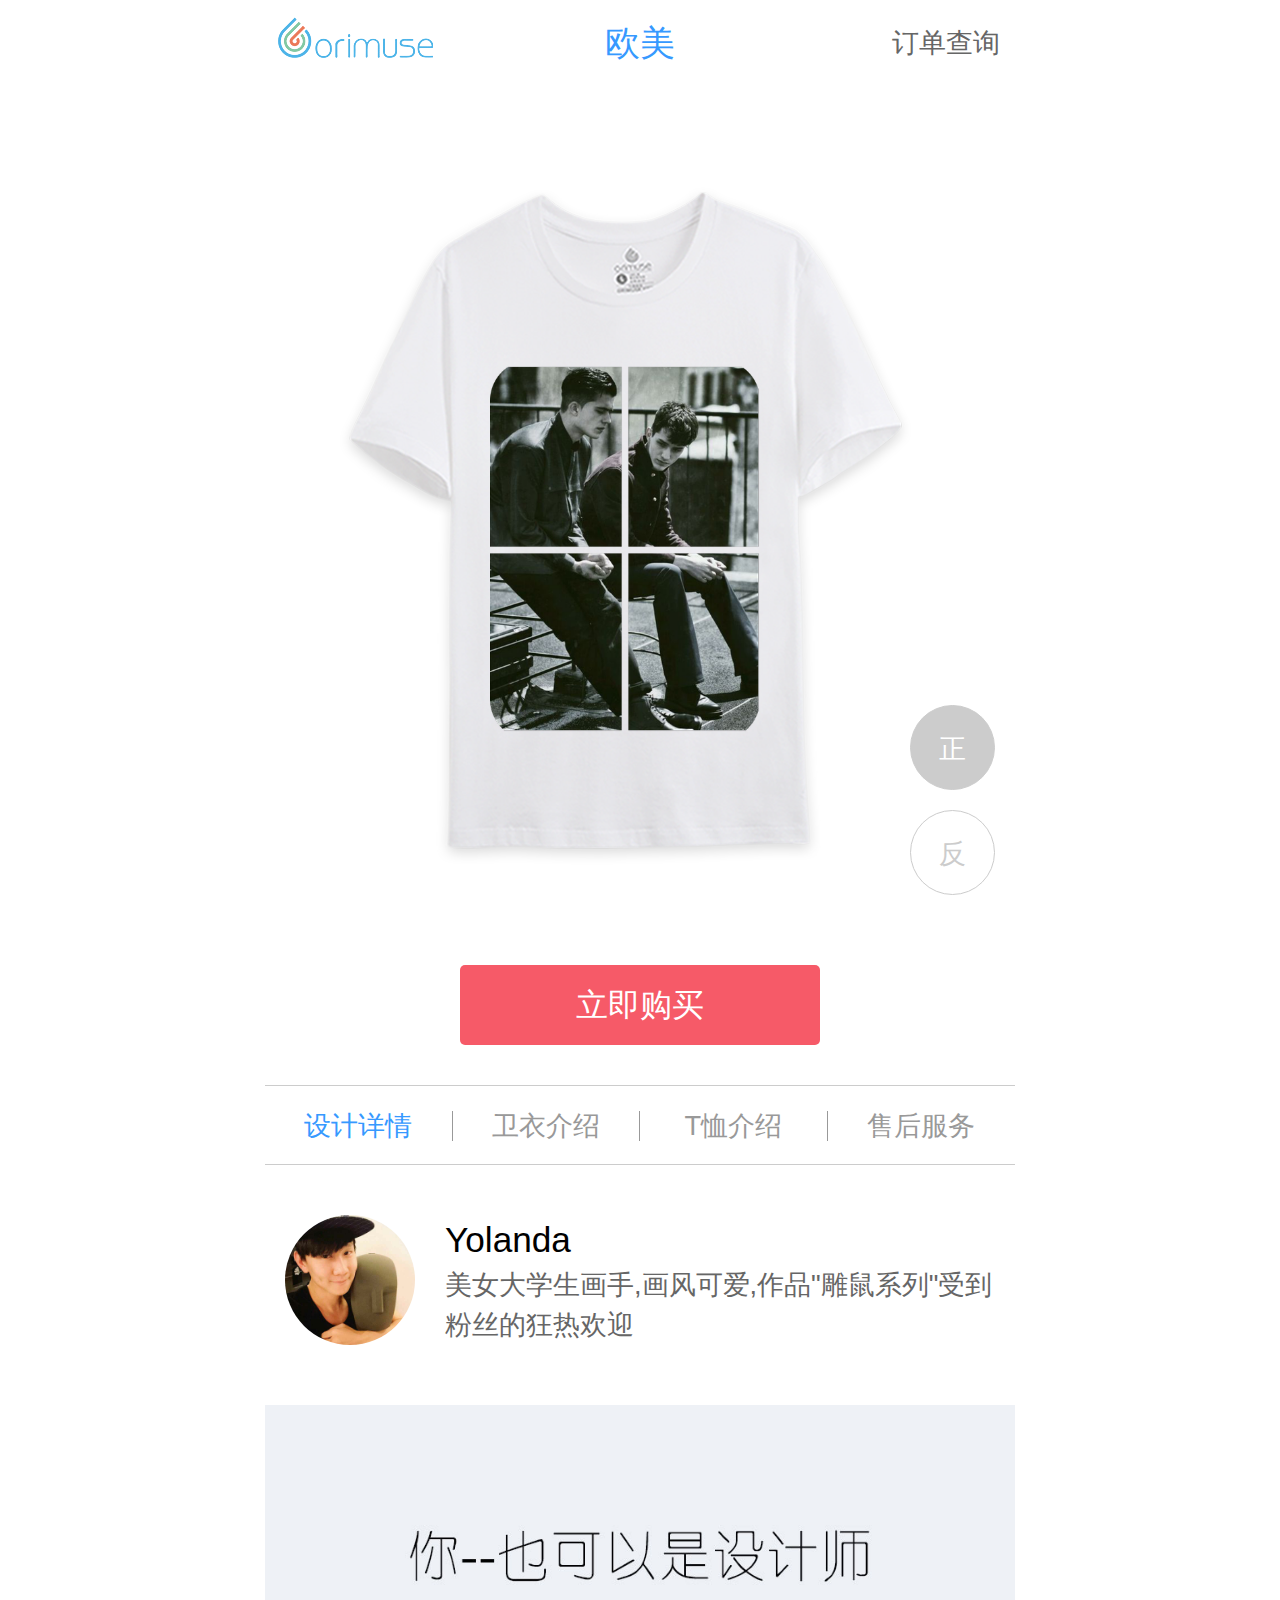
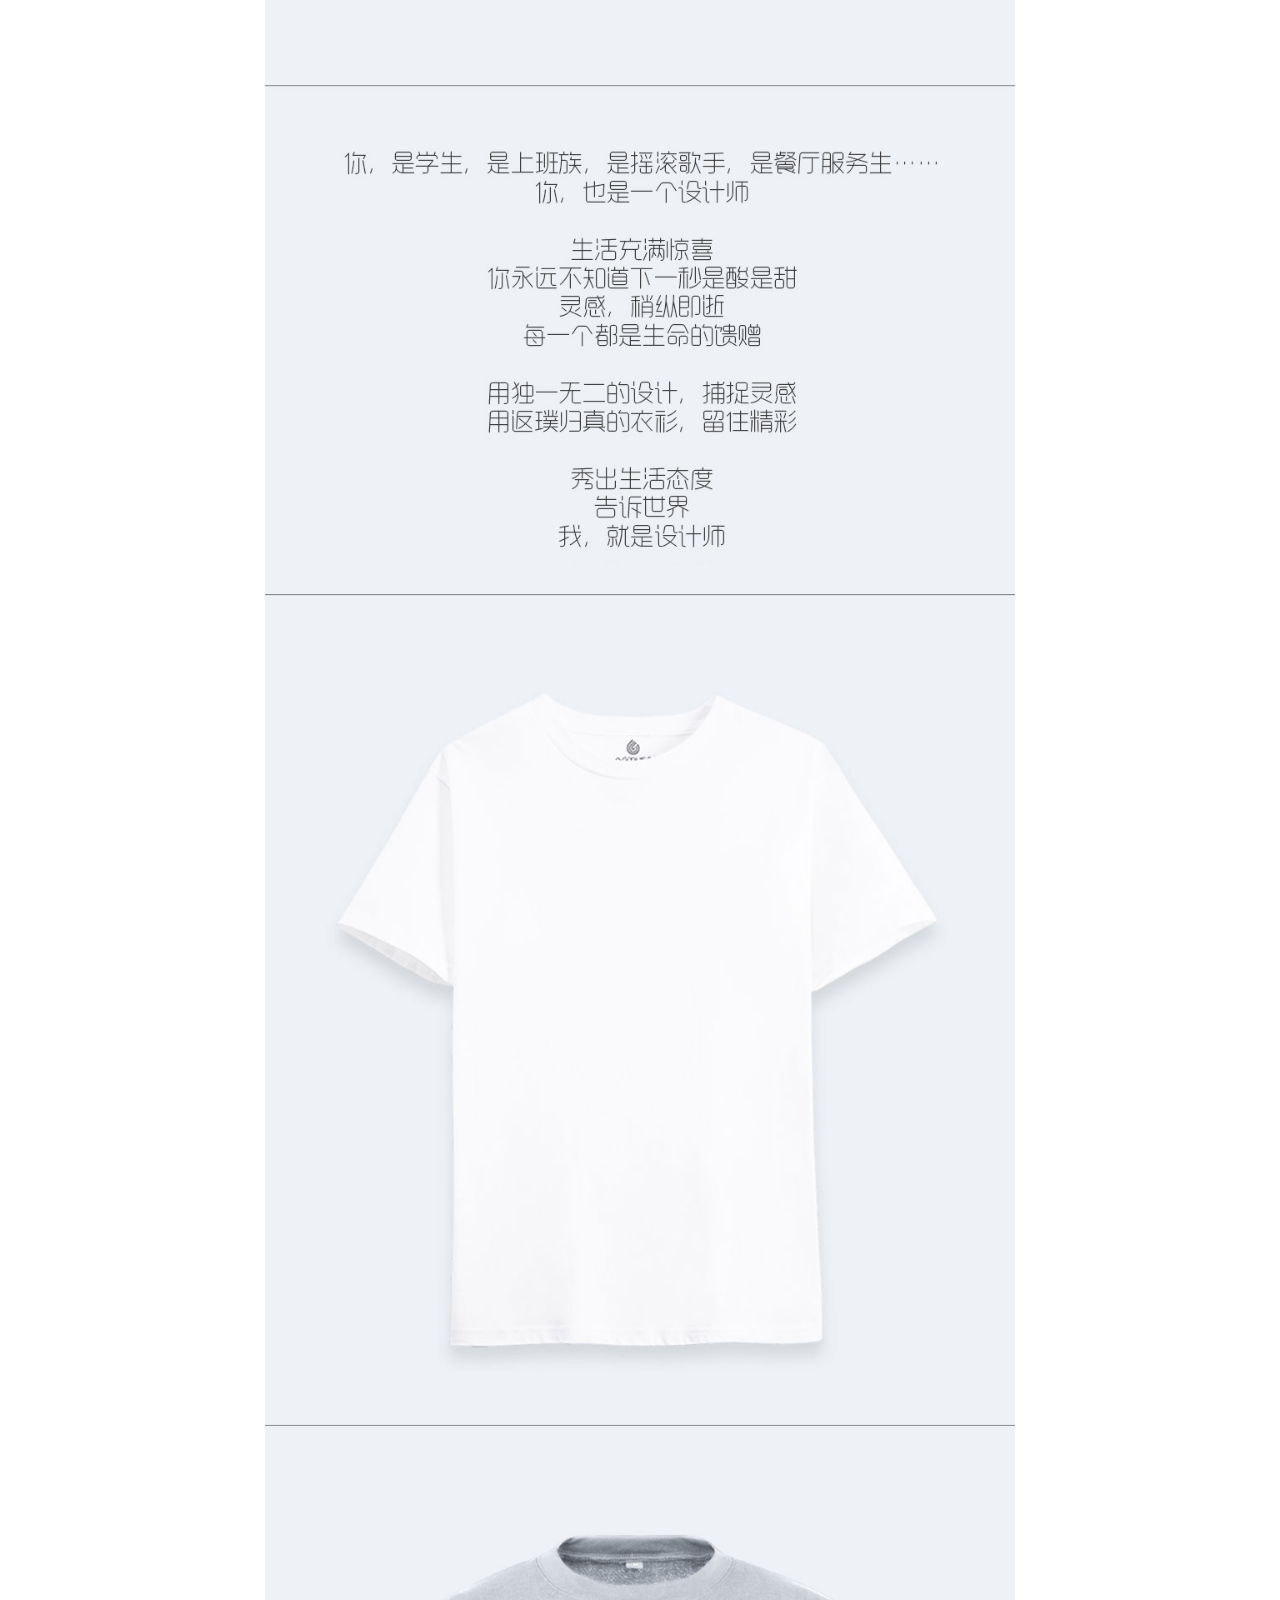
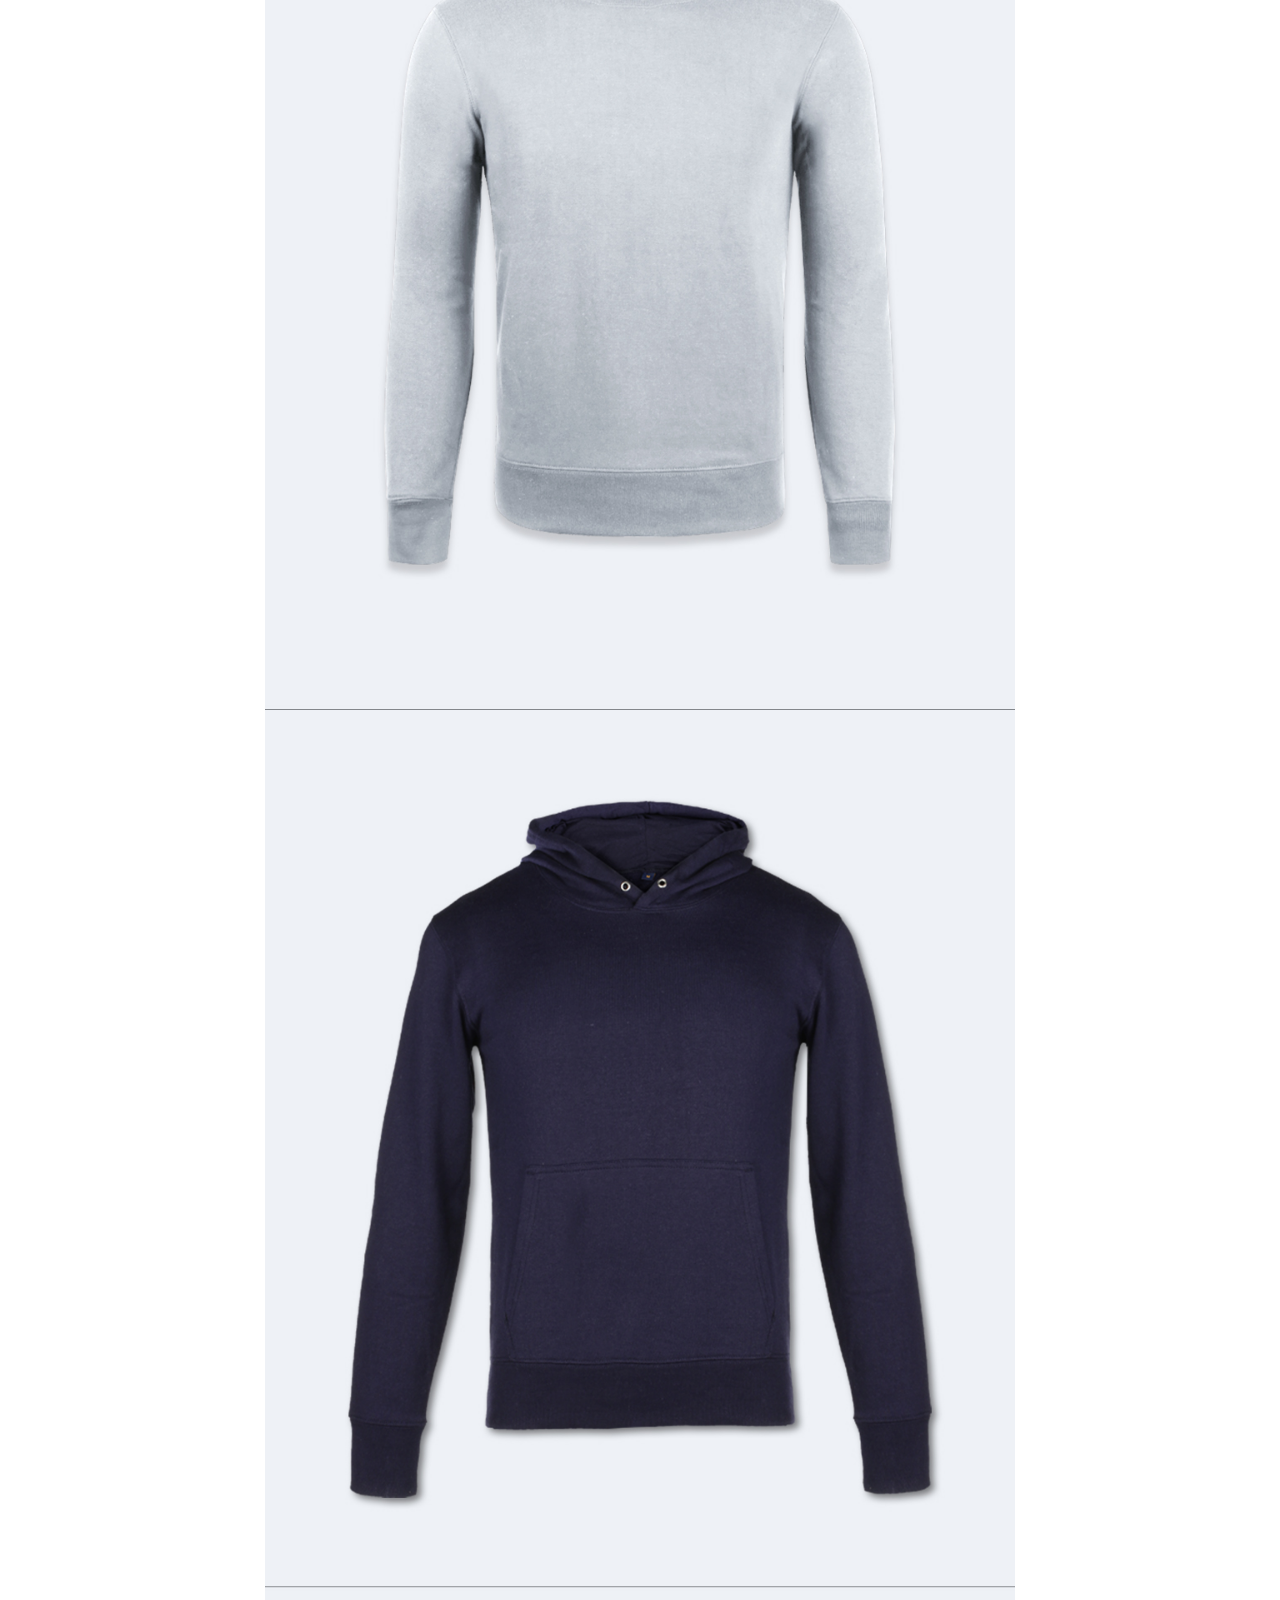
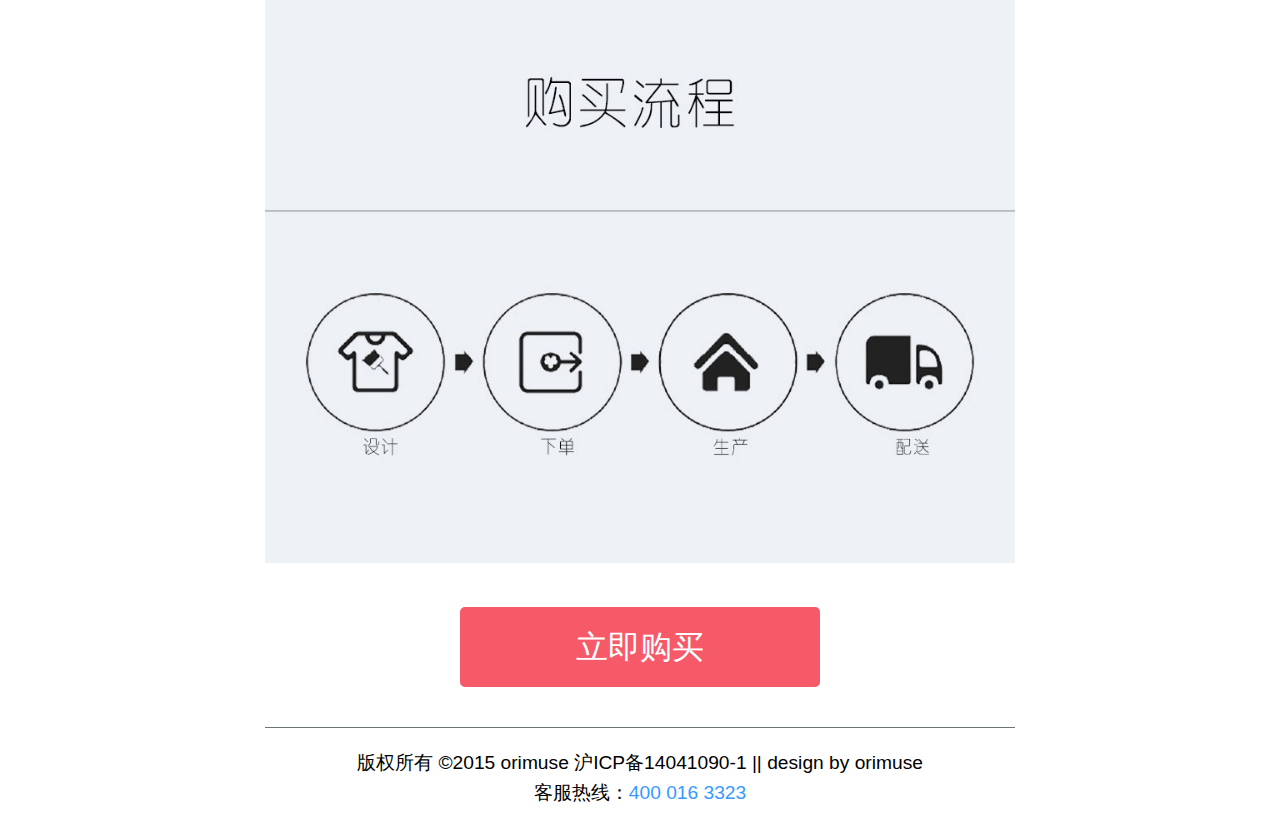
<file: index.html>
<!DOCTYPE html>
<html lang="en">
<head>
    <meta charset="UTF-8">
    <title>分享-首页</title>
    <meta name="viewport" content="width=750,user-scalable=no">
    <link rel="stylesheet" href="./css/common.css">
    <link rel="stylesheet" href="./css/index.css">
    <script src="./js/zepto.min.js"></script>
    <script src="./js/touch.js"></script>
    <script src="./js/index.js"></script>
</head>
<body>
    <div class="container">
        <div class="header">
            <div class="title">欧美</div>
            <div class="logo"><img src="./images/logo.png" alt="orimuse"></div>
            <div class="query">订单查询</div>
        </div>
        <div class="cloth_warp">
            <div class="cloth_front cloth_block">
                <div class="front_inner"><img src="./images/front_inner.png"></div>
            </div>
            <div class="cloth_back cloth_block">
                <div class="back_inner"></div>
            </div>
            <ul class="switch">
                <li class="sel">正</li>
                <li>反</li>
            </ul>
            <a class="buynow warp_buynow" href="select.html">立即购买</a>
        </div>
        <div class="cloth_info">
            <ul class="info_tab">
                <li class="sel">设计详情</li>
                <li>卫衣介绍</li>
                <li>T恤介绍</li>
                <li>售后服务</li>
            </ul>
            <div class="info_inner">
                <div>
                    <div class="author_info clearfix">
                        <div class="head"><img src="./images/head.png"></div>
                        <div class="info">
                            <div class="name">Yolanda</div>
                            <div class="note">美女大学生画手,画风可爱,作品"雕鼠系列"受到粉丝的狂热欢迎</div>
                        </div>
                    </div>
                    <img src="./images/pay_shuoming1.jpg" width="750">
                </div>
                <div hidden><img src="./images/pay_shuoming2.jpg" width="750"></div>
                <div hidden><img src="./images/pay_shuoming3.jpg" width="750"></div>
                <div hidden><img src="./images/pay_shuoming4.jpg" width="750"></div>
            </div>
        </div>
        <a class="buynow" href="select.html">立即购买</a>
        <div class="footer">
            版权所有 &copy;2015 orimuse 沪ICP备14041090-1 || design by orimuse <br>
            客服热线：<a href="tel:4000163323">400 016 3323</a>
        </div>
    </div>
</body>
</html>
</file>
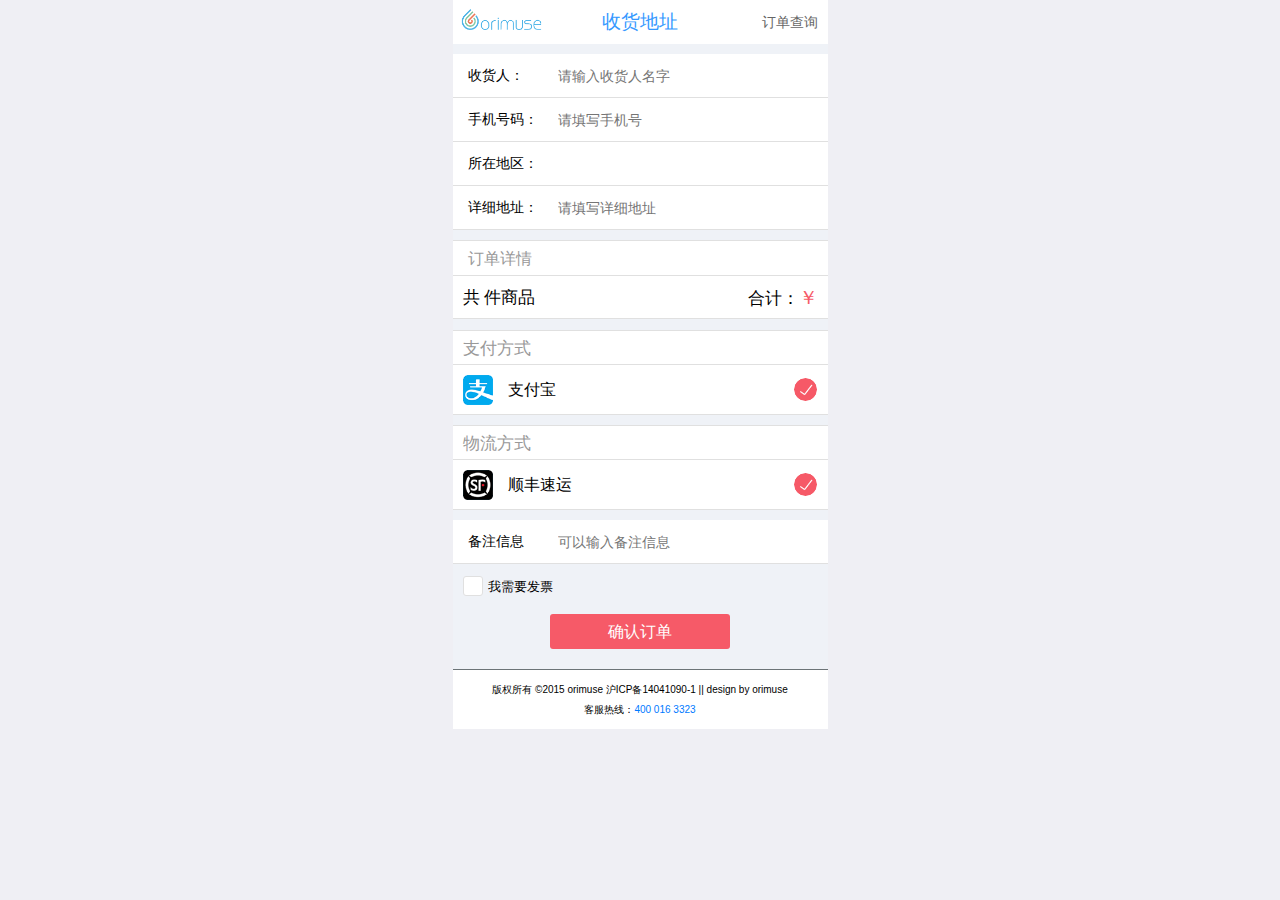
<file: order.html>
<!DOCTYPE html>
<html lang="en">
<head>
    <meta charset="UTF-8">
    <title>分享-确认订单</title>
    <meta name="viewport" content="width=375,user-scalable=no">
    <link rel="stylesheet" href="css/common-mobi.css">
    <link rel="stylesheet" href="./css/order.css">
    <link rel="stylesheet" href="./css/mui.min.css">
    <link rel="stylesheet" href="./css/mui.picker.min.css">
    <script src="./js/zepto.min.js"></script>
    <script src="./js/touch.js"></script>
    <script src="./js/mui.min.js"></script>
    <script src="./js/mui.picker.min.js"></script>
</head>
<body>
    <div class="container">
        <div class="header">
            <div class="title">收货地址</div>
            <div class="logo"><img src="./images/logo.png" alt="orimuse" height="44"></div>
            <div class="query">订单查询</div>
        </div>
        <div class="order_detail">
            <div class="clearfix"><div class="input-title">收货人：</div><div class="input-box"><input type="text" id="order-name" placeholder="请输入收货人名字"></div></div>
            <div class="clearfix"><div class="input-title">手机号码：</div><div class="input-box"><input type="tel" id="order-tel" placeholder="请填写手机号"></div></div>
            <div class="clearfix"><div class="input-title">所在地区：</div><div class="input-box"><div id="order-area"></div></div></div>
            <div class="clearfix"><div class="input-title">详细地址：</div><div class="input-box"><input type="text" id="order-addr" placeholder="请填写详细地址"></div></div>
        </div>
        <div class="cart">
            <div class="cart_inner">
                <div class="title">订单详情</div>
                <div class="cart_lists"></div>
                <div class="total-info clearfix"><div>共 <span class="total-num"></span> 件商品</div><div>合计：<span class="price">￥<span class="total-price"></span></span></div></div>
            </div>
        </div>
        <div class="pay common-list">
            <div class="title">支付方式</div>
            <div class="list">
                <div class="icon"><img src="./images/alipay.png"></div>
                <div class="name">支付宝</div>
                <div class="select sel"></div>
            </div>
        </div>
        <div class="express common-list">
            <div class="title">物流方式</div>
            <div class="list">
                <div class="icon"><img src="./images/sf-express.png"></div>
                <div class="name">顺丰速运</div>
                <div class="select sel"></div>
            </div>
        </div>
        <div class="order_detail">
            <div class="clearfix"><div class="input-title">备注信息</div><div class="input-box"><input type="text" id="beizhu" placeholder="可以输入备注信息"></div></div>
        </div>
        <div class="bill">
            <div class="option">
                <div class="bill-select"></div>
                我需要发票
            </div>
            <input type="text" id="bill-info" placeholder="请输入发票抬头" style="display: none" enable="false">
        </div>
        <div class="ordernow">确认订单</div>
        <div class="footer">
            版权所有 &copy;2015 orimuse 沪ICP备14041090-1 || design by orimuse <br>
            客服热线：<a href="tel:4000163323">400 016 3323</a>
        </div>
    </div>
</body>
</html>
<script src="./js/order.js"></script>
</file>
<file: css/common.css>
html,body,ul,li,img{
    -webkit-user-select: none!important;
    font-family:"Microsoft Yahei","Helvetica","Helvetica Neue","Roboto","San Francisco",'Arial';
    margin: 0;
    padding:0;
    list-style: none;
    border: none;
    font-size: 16px;
}
a{
    text-decoration: none;
    color: #3699ff;
}
.clearfix:after{
    display: block;
    content: "";
    clear: both;
}
.container{
    background: #fff;
    width: 750px;
    height: auto;
    margin: 0 auto;
}
.container .header{
    width:100%;
    height: 85px;
    line-height: 85px;
    position: relative;
}
.header .logo{
    width: 185px;
    height: 85px;
    float: left;
}
.header .query {
    padding-right: 15px;
    text-align: right;
    transition:color 0.3s ease;
    height: 85px;
    line-height: 85px;
    width: 130px;
    color:#666;
    float: right;
    cursor: pointer;
    font-size: 1.7rem;
    position: relative;
    z-index: 1;
}
.header .query:active{
    color:#3699ff;
}
.header .title{
    z-index: 0;
    position: absolute;
    width: 100%;
    height: 85px;
    line-height: 85px;
    text-align: center;
    color:#3699ff;
    font-size: 2.2rem;
}
.footer{
    padding-top: 20px;
    border-top: 1px solid #6c7477;
    height: 80px;
    text-align: center;
    line-height: 30px;
    font-size: 1.2rem;
}
</file>
<file: css/index.css>
.buynow{
    display: block;
    cursor: pointer;
    color:#fff;
    font-size: 2rem;
    width: 360px;
    height: 80px;
    line-height: 80px;
    text-align: center;
    border-radius: 5px;
    background: #f65a68;
    margin: 40px auto;
}
.cloth_warp{
    position: relative;
    width: 100%;
    height: 1000px;
}
.cloth_warp>.cloth_front,.cloth_warp>.cloth_back{
    position: absolute;
    left: 0;
    top: 0;
    width: 100%;
    height: 850px;
}
.cloth_warp > .cloth_front{
    z-index: 2;
    background: url('../images/cloth_front.png');
}
.cloth_warp > .cloth_back{
    display: none;
    z-index: 1;
    background: url('../images/cloth_back.png');
}
.cloth_front .front_inner{
    position: absolute;
    left: 225px;
    top: 275px;
    width: 270px;
    height: 380px;
}
.cloth_front .front_inner img{
    width: 270px;
    height: 380px;
}
.cloth_warp .switch{
    position: absolute;
    z-index: 999;
    width: 85px;
    height: 200px;
    right:20px;
    bottom:200px;
}
.cloth_warp .warp_buynow{
    position: absolute;
    bottom:0;
    left: 195px;
}
.switch li{
    margin: 20px 0;
    cursor: pointer;
    transition:color 0.3s ease,background 0.3s ease;
    background: #fff;
    color:#cccccc;
    width: 85px;
    height: 85px;
    box-sizing: border-box;
    border-radius: 50%;
    border: 1px solid #cccccc;
    text-align: center;
    line-height: 85px;
    font-size: 1.7rem;
}
.switch li.sel,.switch li:active{
    background: #cccccc;
    color:#fff;
}
.cloth_info .info_tab{
    height: 80px;
    width: 100%;
    box-sizing:border-box;
    border-top:1px solid #cccccc;
    border-bottom:1px solid #cccccc;
}
.info_tab li{
    cursor: pointer;
    transition: color 0.3s ease;
    color:#999;
    float: left;
    line-height: 30px;
    text-align: center;
    font-size: 1.7rem;
    margin-top: 25px;
    box-sizing: border-box;
    width: 25%;
    height: 30px;
    border-right: 1px solid #999;
}
.info_tab li:active,.info_tab li.sel{
    color:#3699ff;
}
.info_tab li:last-child{
    border-right: none;
}
.info_inner .author_info{
    width: 100%;
    height: 240px;
    box-sizing: border-box;
    padding: 50px 20px;
}
.author_info .head{
    float: left;
    overflow: hidden;
    width: 130px;
    height: 130px;
    border-radius: 50%;
}
.author_info .head img{
    width: 130px;
    height: 130px;
}
.author_info .info{
    float: right;
    width: 550px;
}
.info .name{
    font-size: 2.2rem;
    line-height: 50px;
}
.info .note{
    color:#666;
    font-size: 1.7rem;
    line-height: 40px;
}
.author_info .xq{
    width: 100%;
    height: 30px;
}
</file>
<file: css/common-mobi.css>
html,body,ul,li,img{
    -webkit-user-select: none!important;
    font-family:"Microsoft Yahei","Helvetica","Helvetica Neue","Roboto","San Francisco",'Arial';
    margin: 0;
    padding:0;
    /*list-style: none;*/
    border: none;
    font-size: 16px;
}
a{
    text-decoration: none;
    color: #3699ff;
}
.clearfix:after{
    display: block;
    content: "";
    clear: both;
}
.container{
    background: #fff;
    width: 100%;
    height: auto;
    margin: 0 auto;
}
.container .header{
    background: #fff;
    width:100%;
    height: 44px;
    line-height: 44px;
    position: relative;
}
.header .logo{
    width: 90px;
    height: 44px;
    float: left;
    margin-left: 2px;
}
.header .query {
    padding-right: 10px;
    text-align: right;
    transition:color 0.3s ease;
    height: 44px;
    line-height: 44px;
    color:#666;
    float: right;
    cursor: pointer;
    font-size: 0.9rem;
    position: relative;
    z-index: 1;
}
.header .query:active{
    color:#3699ff;
}
.header .title{
    z-index: 0;
    position: absolute;
    width: 100%;
    height: 44px;
    line-height: 44px;
    text-align: center;
    color:#3699ff;
    font-size: 1.2rem;
}
.footer{
    background: #fff;
    padding-top: 10px;
    border-top: 1px solid #6c7477;
    height: 60px;
    text-align: center;
    line-height: 20px;
    font-size: 10px!important;
}
</file>
<file: css/order.css>
.container{
    background: #eff2f7;
    width: 375px!important;
}
.container .order_detail{
    padding: 10px 0;
    background: #eff2f7;
}
.order_detail > div{
    box-sizing: border-box;
    width: 100%;
    height: 44px;
    line-height: 43px;
    border-bottom: 1px solid #e0e0e0;
    padding: 0 15px;
    background: #fff;
    font-size: 0.9rem;
}
.order_detail > div .input-title{
    float: left;
    display: block;
    width: 80px;
}
.order_detail > div .input-box{
    float: left;
    display: block;
    width: 260px;
    height: 43px;
}
.order_detail > div .input-box > *{
    font-size: 0.9rem;
    color: #000;
    display: block;
    width: 100%;
    height: 35px;
    -webkit-appearance: none;
    outline: none;
    border: none;
    margin: 0;
    margin-top: 5px;
    box-sizing: border-box;
    padding: 0 10px;
    line-height: 35px;
}
.cart{
    padding-bottom: 1px;
    width: 100%;
    height:auto;
    background: #eff2f7;
}
 .ordernow{
    display: block;
    cursor: pointer;
    color:#fff;
    font-size: 1rem;
    width: 180px;
    height: 35px;
    line-height: 35px;
    text-align: center;
    border-radius: 3px;
    background: #f65a68;
    margin: 10px auto 20px auto;

}

.cart .cart_inner .title{
    text-indent: 5px;
    border-top: 1px solid #e0e0e0;
    background: #fff;
    box-sizing: border-box;
    padding: 0 10px;
    height: 35px;
    line-height: 35px;
    font-size: 1rem;
    color:#999;
}
.cart_lists .cart_detail{
    position: relative;
    height: 100px;
    background: #fff;
    border-top: 1px solid #e0e0e0;
    box-sizing: border-box;
    border-bottom: none;
}
.cart_detail .cart_detail_thumb{
    margin-left: 10px;
    margin-top: 10px;
    margin-right: 10px;
    position: relative;
    float:left;
    width: 80px;
    height: 80px;
    background-color: #eff2f7!important;
    background-size: contain!important;
    background-repeat: no-repeat!important;
    background-position: center center!important;
}
.cart_detail .cart_detail_thumb .cart_detail_thumb_inner{
    position: absolute;
    left: 30px;
    top: 27px;
}
.cart_detail_thumb_inner img{
    width: 20px;
    height: 30px;
}
.cart_detail .cart_detail_info{
    margin-top: 10px;
    float: left;
    height: 80px;
    width: 265px;
}
.cart_detail_info div{
    line-height: 17px;
}
.cart_detail_info .shop_name{
    line-height: 25px;
    color: #000;
    font-size: 1.0rem;
}
.cart_detail_info .shop_author{
    line-height: 20px;
    color: #000;
    font-size: 0.8rem;
}
.cart_detail_info .shop_detail{
    color: #9a9a9a;
    font-size: 0.8rem;
    line-height: 35px;
}
.cart_detail_info .shop_num{
    color: #9a9a9a;
    font-size: 0.8rem;
}
.cart_detail_info .shop_price{
    color: #666;
    position: absolute;
    font-size: 1.2rem;
    right: 10px;
    bottom:10px;
}
.cart .total-info{
    background: #fff;
    width: 100%;
    height: 44px;
    line-height: 44px;
    box-sizing: border-box;
    padding: 0 10px;
    border-top: 1px solid #e0e0e0;
    border-bottom: 1px solid #e0e0e0;
}
.cart .total-info >div:nth-child(1){
    float: left;
}
.cart .total-info >div:nth-child(2){
    float: right;
}
.cart .total-info >div .price{
    color:#f65a68;
    font-size: 1.2rem;
}
.common-list{
    background: #eff2f7;
    box-sizing: border-box;
    padding: 10px 0 0 0;
}
.common-list .title{
    background: #fff;
    height: 35px;
    line-height: 35px;
    box-sizing: border-box;
    padding: 0 10px;
    color:#999;
    border-top: 1px solid #e0e0e0;
    border-bottom: 1px solid #e0e0e0;
}
.common-list .list{
    font-size: 1rem;
    box-sizing: border-box;
    padding: 10px;
    background: #fff;
    height: 50px;
    border-bottom: 1px solid #e0e0e0;
}
.common-list .list .icon{
    width: 35px;
    height: 35px;
    margin-right: 10px;
    float: left;
}
.common-list .list .icon img{
     width: 30px;
     height: 30px;

 }
.common-list .list .name{
    float: left;
    width: 200px;
    line-height: 30px;
}
.common-list .list .select{
    float: right;
    width: 25px;
    height: 25px;
    border: 1px solid #e0e0e0;
    border-radius: 50%;
    margin-top: 2px;
    background: #fff;
}
.common-list .list .select.sel{
    background: url("../images/select.png");
    background-position: center center!important;
    background-size: cover!important;
    border-color: #fff;
}
.bill{
    margin-top: -5px;
    box-sizing: border-box;
    width: 100%;
}
.bill .option{
    font-size: 0.8rem;
    width: 100%;
    box-sizing: border-box;
    padding: 0 10px;
    line-height: 35px;
}
.bill .option .bill-select{
    float: left;
    width: 20px;
    height: 20px;
    border-radius: 3px;
    border: 1px solid #e0e0e0;
    box-sizing: border-box;
    margin-top: 7px;
    margin-right: 5px;
    background: #fff;
}
.bill .option .bill-select.sel{
    background:url('../images/bill-select.png');
    background-position: center center!important;
    background-size: cover!important;
    border: 1px solid #eff2f7;
}
.bill #bill-info{
    font-size: 0.9rem;
    -webkit-appearance: none;
    outline: none;
    width: 100%;
    background: #fff;
    border: none;
    border-top: 1px solid #e0e0e0;
    border-bottom:1px solid #e0e0e0;
}
</file>
<file: css/mui.picker.min.css>
/**
* 选择列表插件
* varstion 2.0.0
* by Houfeng
* Houfeng@DCloud.io
**/
.mui-pciker-list li,.mui-picker,.mui-picker-inner{box-sizing:border-box;overflow:hidden}.mui-picker{background-color:#ddd;position:relative;height:200px;border:1px solid rgba(0,0,0,.1);-webkit-user-select:none;user-select:none}.mui-dtpicker,.mui-poppicker{left:0;background-color:#eee;box-shadow:0 -5px 7px 0 rgba(0,0,0,.1);-webkit-transition:.3s;width:100%}.mui-picker-inner{position:relative;width:100%;height:100%;-webkit-mask-box-image:-webkit-linear-gradient(bottom,transparent,transparent 5%,#fff 20%,#fff 80%,transparent 95%,transparent);-webkit-mask-box-image:linear-gradient(top,transparent,transparent 5%,#fff 20%,#fff 80%,transparent 95%,transparent)}.mui-pciker-list,.mui-pciker-rule{box-sizing:border-box;padding:0;margin:-18px 0 0;width:100%;height:36px;line-height:36px;position:absolute;left:0;top:50%}.mui-pciker-rule-bg{z-index:0}.mui-pciker-rule-ft{z-index:2;border-top:solid 1px rgba(0,0,0,.1);border-bottom:solid 1px rgba(0,0,0,.1)}.mui-pciker-list{z-index:1;-webkit-transform-style:preserve-3d;transform-style:preserve-3d;-webkit-transform:perspective(750pt) rotateY(0) rotateX(0);transform:perspective(750pt) rotateY(0) rotateX(0)}.mui-pciker-list li{width:100%;height:100%;position:absolute;text-align:center;vertical-align:middle;-webkit-backface-visibility:hidden;backface-visibility:hidden;font-size:1pc;font-family:"Helvetica Neue",Helvetica,Arial,sans-serif;color:#888;padding:0 8px;white-space:nowrap;-webkit-text-overflow:ellipsis;text-overflow:ellipsis;cursor:default;visibility:hidden}.mui-pciker-list li.highlight,.mui-pciker-list li.visible{visibility:visible}.mui-pciker-list li.highlight{color:#222}.mui-poppicker{position:fixed;z-index:999;border-top:solid 1px #ccc;bottom:0;-webkit-transform:translateY(300px)}.mui-poppicker.mui-active{-webkit-transform:translateY(0)}.mui-android-5-1 .mui-poppicker{bottom:-300px;-webkit-transition-property:bottom;-webkit-transform:none}.mui-android-5-1 .mui-poppicker.mui-active{bottom:0;-webkit-transition-property:bottom;-webkit-transform:none}.mui-poppicker-header{padding:6px;font-size:14px;color:#888}.mui-poppicker-header .mui-btn{font-size:9pt;padding:5px 10px}.mui-poppicker-btn-cancel{float:left}.mui-poppicker-btn-ok{float:right}.mui-poppicker-clear{clear:both;height:0;line-height:0;font-size:0;overflow:hidden}.mui-poppicker-body{position:relative;width:100%;height:200px;border-top:solid 1px #ddd}.mui-poppicker-body .mui-picker{width:100%;height:100%;margin:0;border:none;float:left}.mui-dtpicker{position:fixed;z-index:999999;border-top:solid 1px #ccc;bottom:0;-webkit-transform:translateY(300px)}.mui-dtpicker.mui-active{-webkit-transform:translateY(0)}.mui-dtpicker-active-for-page{overflow:hidden!important}.mui-android-5-1 .mui-dtpicker{bottom:-300px;-webkit-transition-property:bottom;-webkit-transform:none}.mui-android-5-1 .mui-dtpicker.mui-active{bottom:0;-webkit-transition-property:bottom;-webkit-transform:none}.mui-dtpicker-header{padding:6px;font-size:14px;color:#888}.mui-dtpicker-header button{font-size:9pt;padding:5px 10px}.mui-dtpicker-header button:last-child{float:right}.mui-dtpicker-body{position:relative;width:100%;height:200px}.mui-ios .mui-dtpicker-body{-webkit-perspective:75pc;perspective:75pc;-webkit-transform-style:preserve-3d;transform-style:preserve-3d}.mui-dtpicker-title h5{display:inline-block;width:20%;margin:0;padding:8px;text-align:center;border-top:solid 1px #ddd;background-color:#f0f0f0;border-bottom:solid 1px #ccc}[data-type=hour] [data-id=title-i],[data-type=hour] [data-id=picker-i],[data-type=month] [data-id=title-i],[data-type=month] [data-id=picker-d],[data-type=month] [data-id=title-d],[data-type=month] [data-id=picker-h],[data-type=month] [data-id=title-h],[data-type=month] [data-id=picker-i],[data-type=time] [data-id=picker-y],[data-type=time] [data-id=picker-m],[data-type=time] [data-id=picker-d],[data-type=time] [data-id=title-y],[data-type=time] [data-id=title-m],[data-type=time] [data-id=title-d],[data-type=date] [data-id=title-i],[data-type=date] [data-id=picker-h],[data-type=date] [data-id=title-h],[data-type=date] [data-id=picker-i]{display:none}.mui-dtpicker .mui-picker{width:20%;height:100%;margin:0;float:left;border:none}[data-type=hour] [data-id=picker-h],[data-type=hour] [data-id=title-h],[data-type=datetime] [data-id=picker-h],[data-type=datetime] [data-id=title-h]{border-left:dotted 1px #ccc}[data-type=datetime] .mui-picker,[data-type=time] .mui-dtpicker-title h5{width:20%}[data-type=date] .mui-dtpicker-title h5,[data-type=date] .mui-picker{width:33.3%}[data-type=hour] .mui-dtpicker-title h5,[data-type=hour] .mui-picker{width:25%}[data-type=month] .mui-dtpicker-title h5,[data-type=month] .mui-picker,[data-type=time] .mui-dtpicker-title h5,[data-type=time] .mui-picker{width:50%}
</file>
